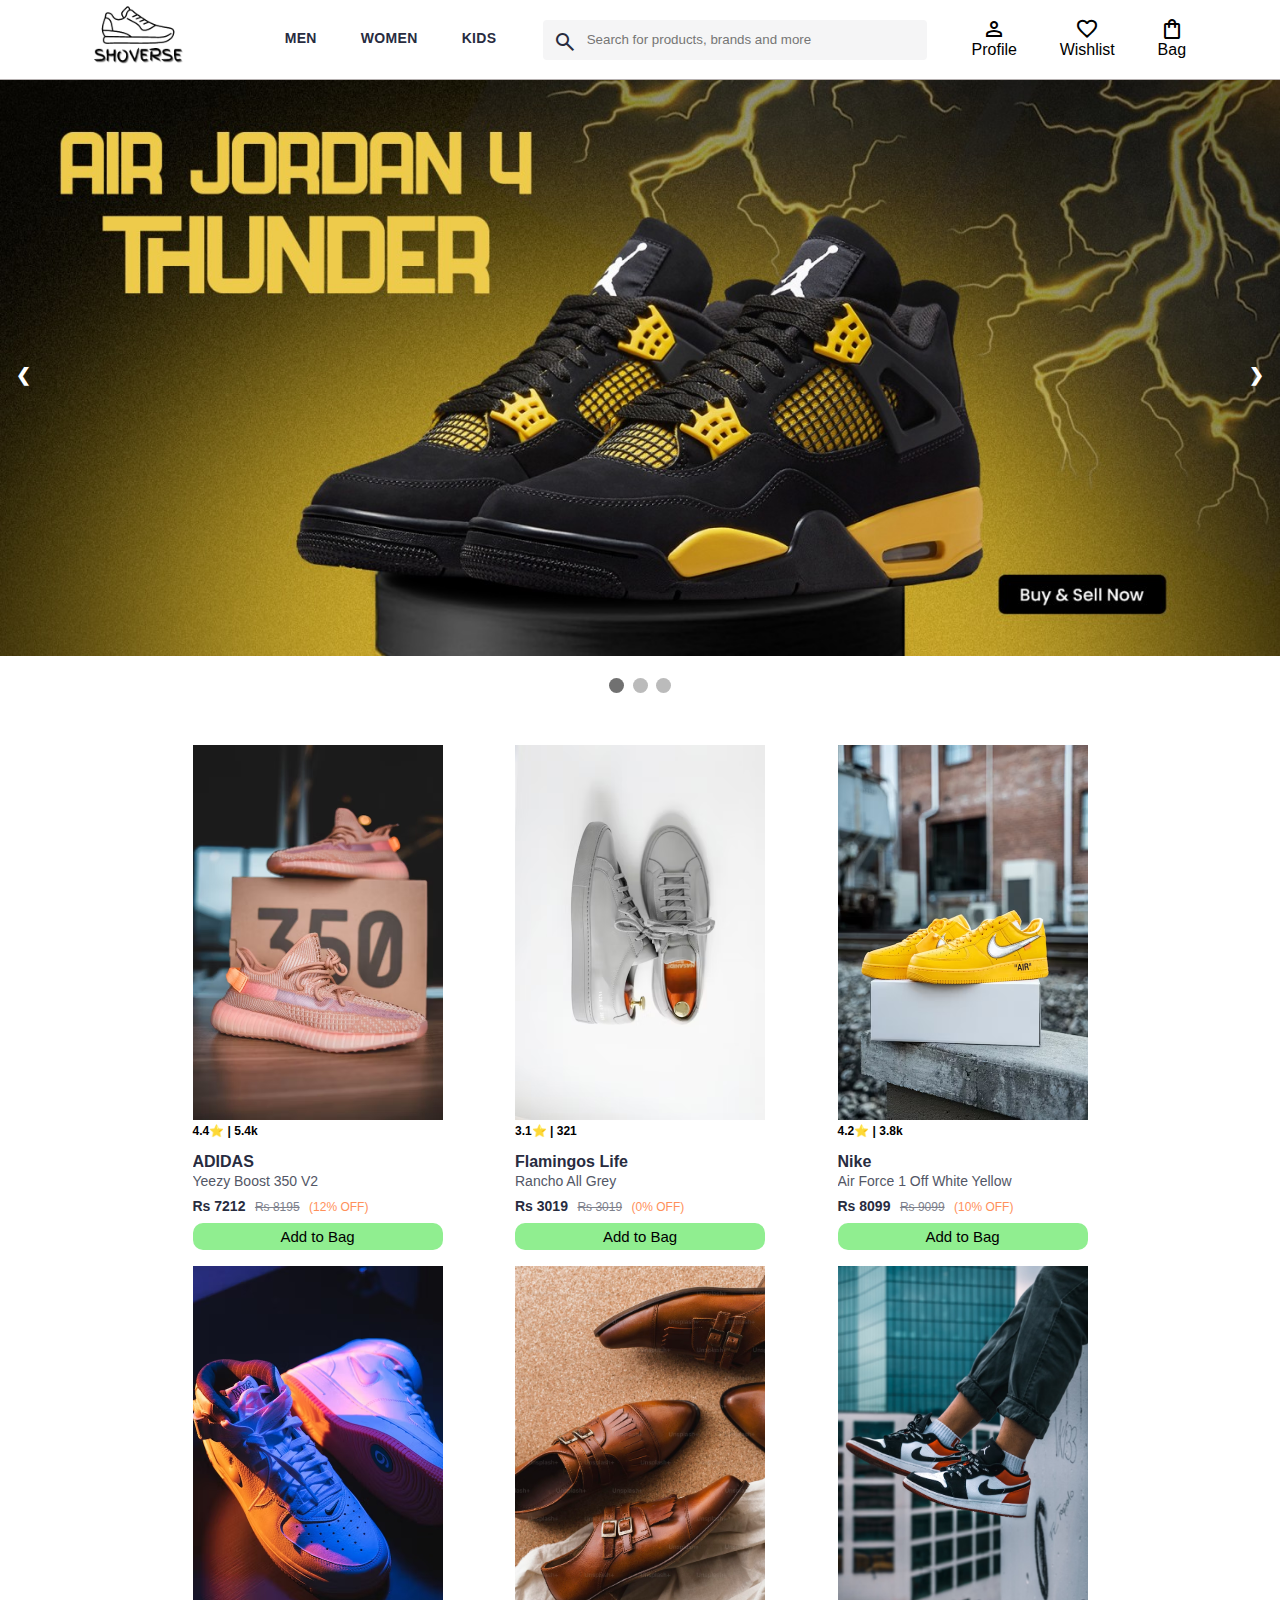
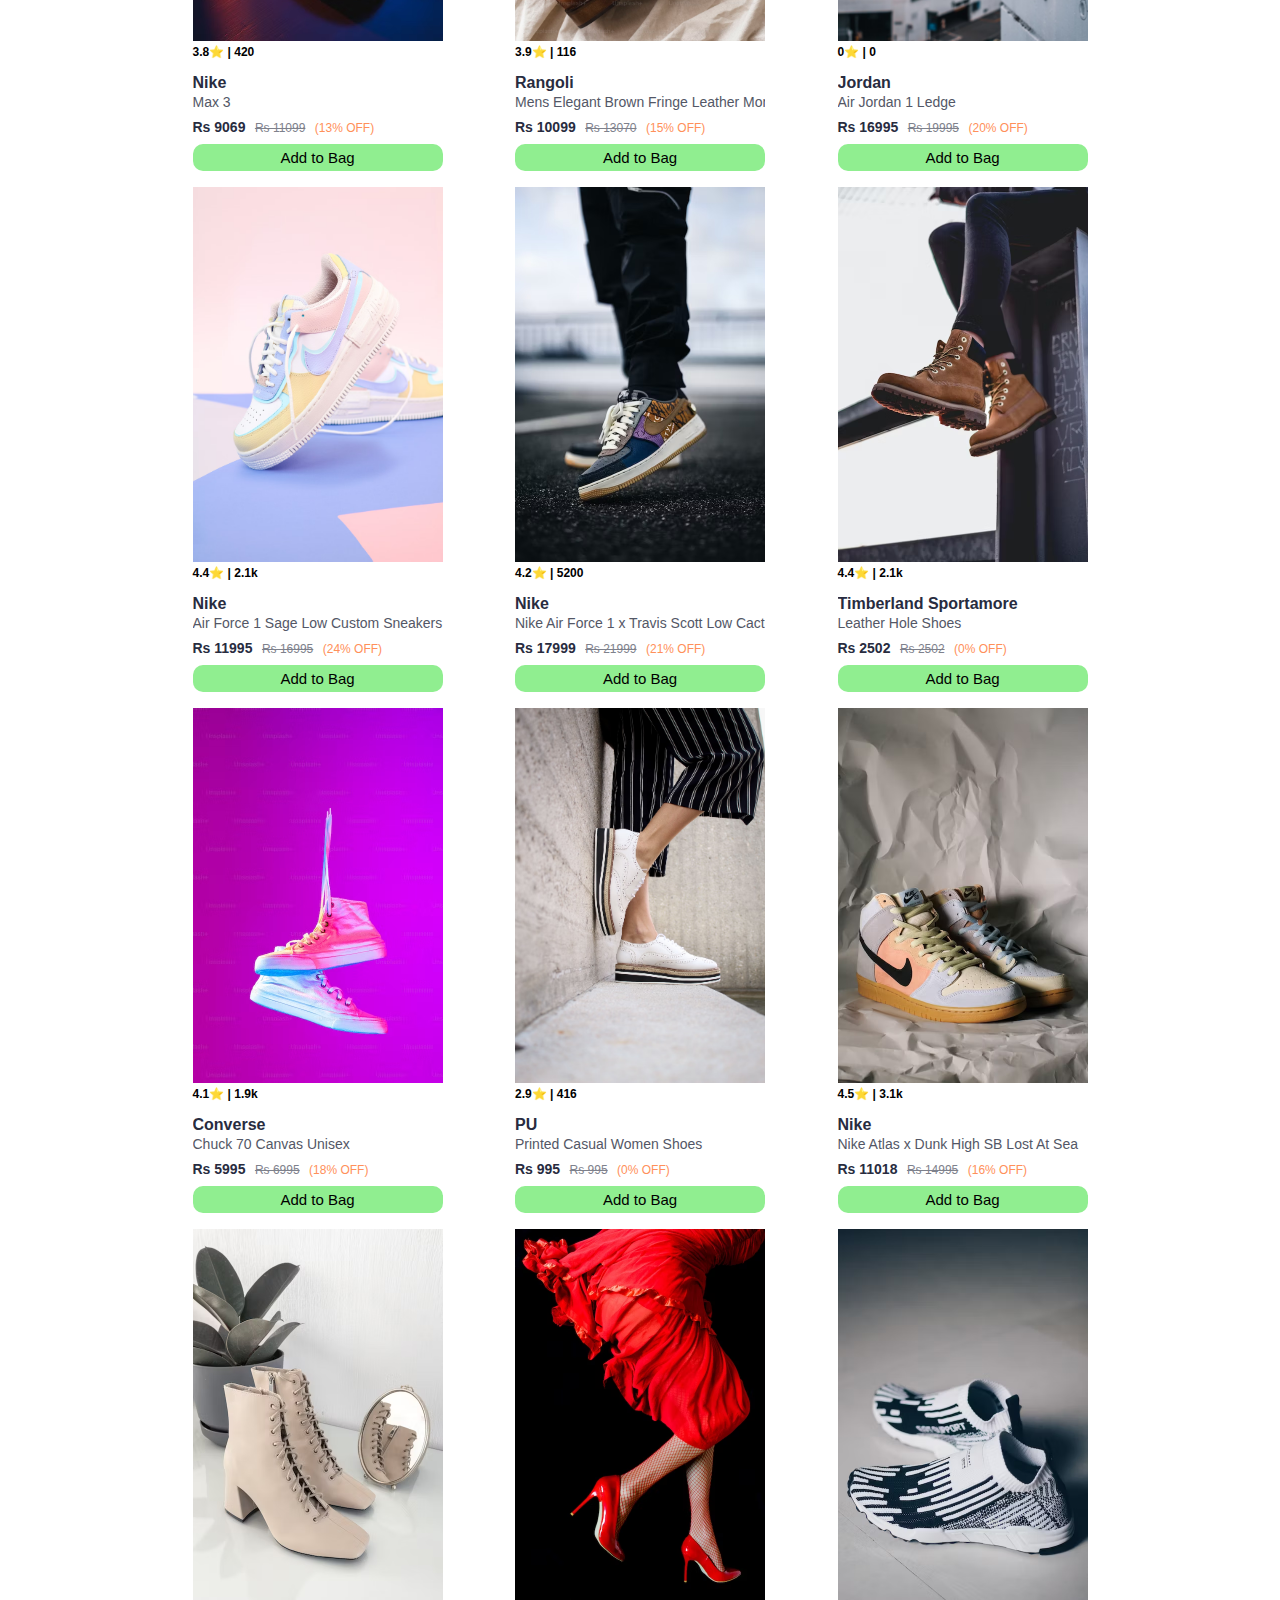
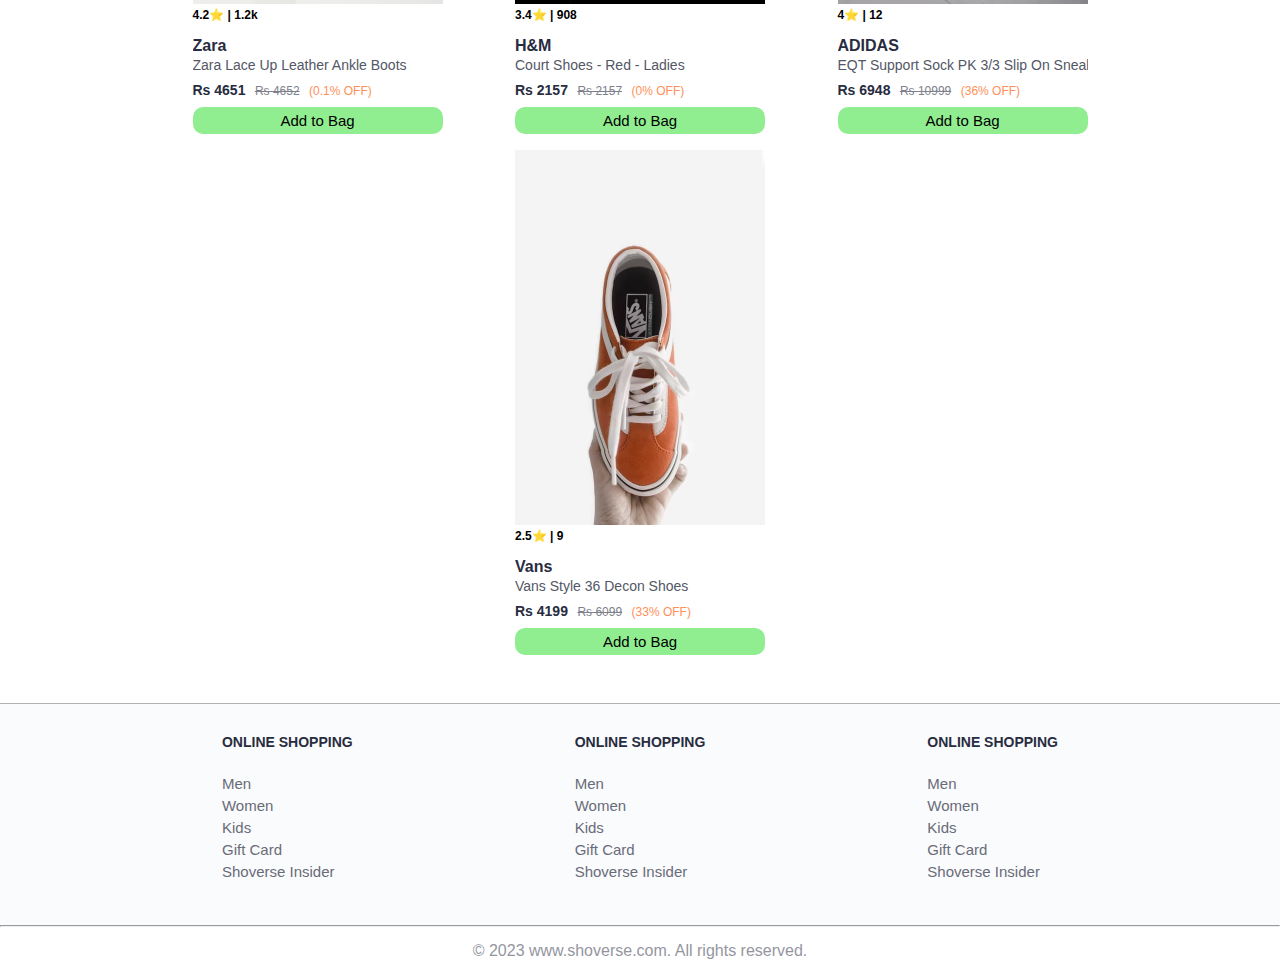
<file: index.html>
<!DOCTYPE html>
<html lang="en">
<head>
    <title>Shoverse</title>
    <link rel="stylesheet" href="css/index.css">
    <link rel="stylesheet" href="https://fonts.googleapis.com/css2?family=Material+Symbols+Outlined:opsz,wght,FILL,GRAD@20..48,100..700,0..1,-50..200" />
</head>
<body>
    <header>
        <div class="logo_container">
            <a href="index.html"><img class="shoverse-logo" src="images/Untitled design.png" alt="Myntra Home"></a>
        </div>
        <nav class="nav_bar">
            <a href="#">Men</a>
            <a href="#">Women</a>
            <a href="#">Kids</a>
        </nav>
        <div class="search_bar">
            <span class="material-symbols-outlined search_icon">search</span>
            <input class="search_input" placeholder="Search for products, brands and more">
        </div>
        <div class="action_bar">
            <div class="action_container">
                <span class="material-symbols-outlined action_icon">person</span>
                <span class="action_name">Profile</span>
            </div>

            <div class="action_container">
                <span class="material-symbols-outlined action_icon">favorite</span>
                <span class="action_name">Wishlist</span>
            </div>

            <a class="action_container" href="pages/bag.html">
                <span class="material-symbols-outlined action_icon">shopping_bag</span>
                <span class="action_name">Bag</span>
                <span class="bag-item-count">0</span>
            </a>
        </div>
    </header>
    <main>
        <div class="slideshow-container">
            <div class="mySlides">
                <img src="images/main-item.jpg" style="width: 100%">
            </div>
            <div class="mySlides">
                <img src="images/main-item2.jpg" style="width: 100%">
            </div>
            <div class="mySlides">
                <img src="images/main-item3.jpg" style="width: 100%">
            </div>

            <a class="prev" onclick="plusSlides(-1)">&#10094;</a>
            <a class="next" onclick="plusSlides(1)">&#10095;</a>
        </div>
        <br>

        <div style="text-align:center">
            <span class="dot" onclick="currentSlide(1)"></span>
            <span class="dot" onclick="currentSlide(2)"></span>
            <span class="dot" onclick="currentSlide(3)"></span>
          </div>

        <div class="items-container">
        </div>
    </main>
    <footer>
        <div class="footer_container">
            <div class="footer_column">
                <h3>ONLINE SHOPPING</h3>

                <a href="#">Men</a>
                <a href="#">Women</a>
                <a href="#">Kids</a>
                <a href="#">Gift Card</a>
                <a href="#">Shoverse Insider</a>
            </div>

            <div class="footer_column">
                <h3>ONLINE SHOPPING</h3>

                <a href="#">Men</a>
                <a href="#">Women</a>
                <a href="#">Kids</a>
                <a href="#">Gift Card</a>
                <a href="#">Shoverse Insider</a>
            </div>

            <div class="footer_column">
                <h3>ONLINE SHOPPING</h3>

                <a href="#">Men</a>
                <a href="#">Women</a>
                <a href="#">Kids</a>
                <a href="#">Gift Card</a>
                <a href="#">Shoverse Insider</a>
            </div>
        </div>
        <hr>

        <div class="copyright">
            © 2023 www.shoverse.com. All rights reserved.
        </div>
    </footer>

    <script src="data/items.js"></script>
    <script src="scripts/index.js"></script>
    <script src="scripts/slideshow.js"></script>
</body>
</html>
</file>
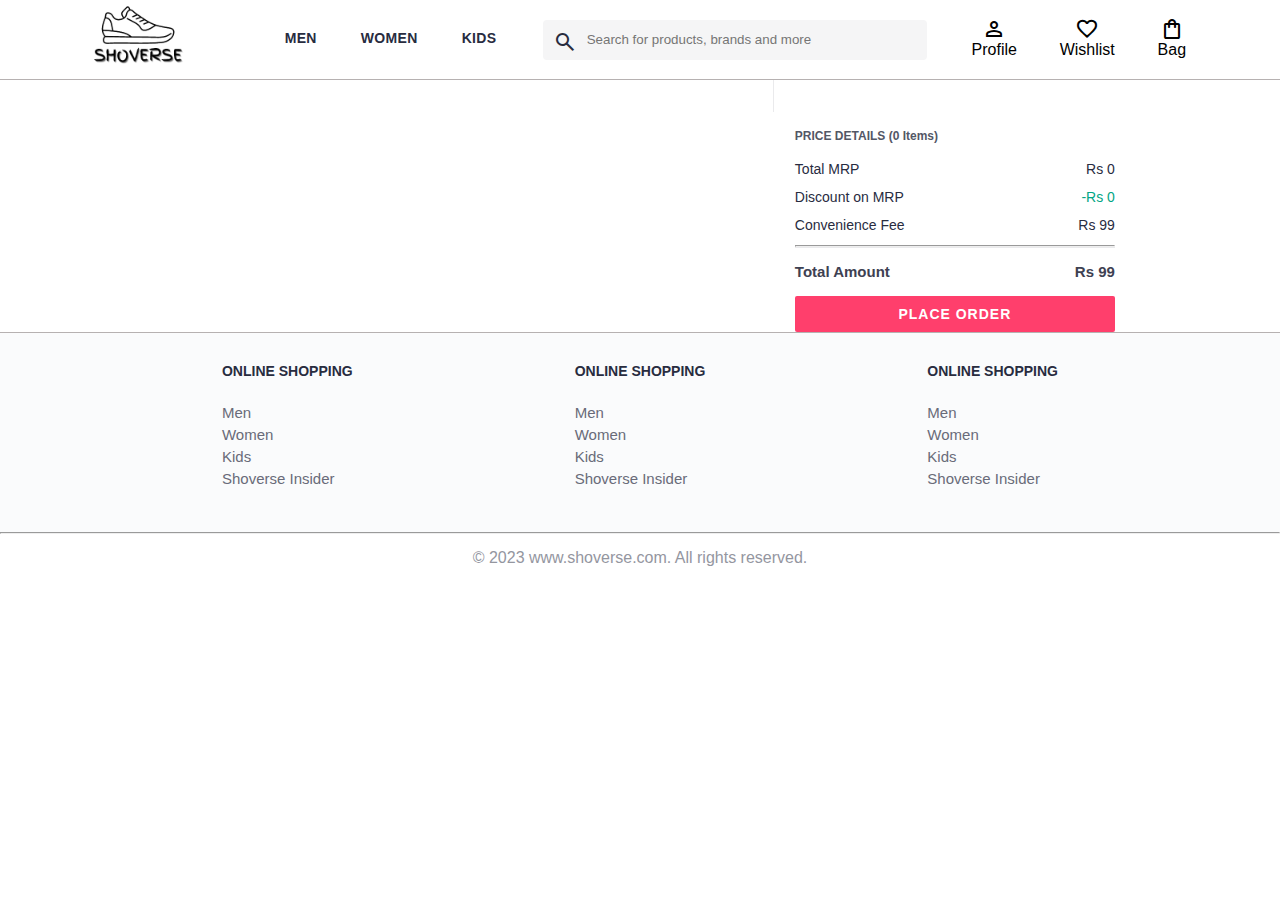
<file: pages/bag.html>
<!DOCTYPE html>
<html lang="en">
<head>
    <title>Shoverse Bag</title>
    <link rel="stylesheet" href="../css/index.css">
    <link rel="stylesheet" href="../css/bag.css">
    <link rel="stylesheet" href="https://fonts.googleapis.com/css2?family=Material+Symbols+Outlined:opsz,wght,FILL,GRAD@20..48,100..700,0..1,-50..200" />
</head>
<body>
    <header>
        <div class="logo_container">
            <a href="../index.html"><img class="shoverse-logo" src="../images/Untitled design.png" alt="Shoverse Home"></a>
        </div>
        <nav class="nav_bar">
            <a href="#">Men</a>
            <a href="#">Women</a>
            <a href="#">Kids</a>
        </nav>
        <div class="search_bar">
            <span class="material-symbols-outlined search_icon">search</span>
            <input class="search_input" placeholder="Search for products, brands and more">
        </div>
        <div class="action_bar">
            <div class="action_container">
                <span class="material-symbols-outlined action_icon">person</span>
                <span class="action_name">Profile</span>
            </div>

            <div class="action_container">
                <span class="material-symbols-outlined action_icon">favorite</span>
                <span class="action_name">Wishlist</span>
            </div>

            <div class="action_container">
                <span class="material-symbols-outlined action_icon">shopping_bag</span>
                <span class="action_name">Bag</span>
                <span class="bag-item-count">0</span>
            </div>
        </div>
    </header>
    <main>
      <div class="bag-page">
        <div class="bag-items-container">
        </div>
        
        <div class="bag-summary">
          <div class="bag-details-container">
            <div class="price-header">PRICE DETAILS (2 Items) </div>
            <div class="price-item">
              <span class="price-item-tag">Total MRP</span>
              <span class="price-item-value">Rs1248</span>
            </div>
            <div class="price-item">
              <span class="price-item-tag">Discount on MRP</span>
              <span class="price-item-value priceDetail-base-discount">-Rs143</span>
            </div>
            <div class="price-item">
              <span class="price-item-tag">Convenience Fee</span>
              <span class="price-item-value">Rs 99</span>
            </div>
            <hr>
            <div class="price-footer">
              <span class="price-item-tag">Total Amount</span>
              <span class="price-item-value">Rs 1248</span>
            </div>
          </div>
          <button class="btn-place-order">
            <div class="css-xjhrni">PLACE ORDER</div>
          </button>
        </div>

      </div>
    </main>
    <footer>
        <div class="footer_container">
            <div class="footer_column">
                <h3>ONLINE SHOPPING</h3>

                <a href="#">Men</a>
                <a href="#">Women</a>
                <a href="#">Kids</a>
                <a href="#">Shoverse Insider</a>
            </div>

            <div class="footer_column">
                <h3>ONLINE SHOPPING</h3>

                <a href="#">Men</a>
                <a href="#">Women</a>
                <a href="#">Kids</a>
                <a href="#">Shoverse Insider</a>
            </div>

            <div class="footer_column">
                <h3>ONLINE SHOPPING</h3>

                <a href="#">Men</a>
                <a href="#">Women</a>
                <a href="#">Kids</a>
                <a href="#">Shoverse Insider</a>
            </div>
        </div>
        <hr>

        <div class="copyright">
            © 2023 www.shoverse.com. All rights reserved.
        </div>
    </footer>
    <script src="../data/items.js"></script>
    <script src="../scripts/index.js"></script>
    <script src="../scripts/bag.js"></script>
</body>
</html>
</file>
<file: css/index.css>
* {
    margin: 0;
    padding: 0;
    font-family: Assistant,-apple-system,BlinkMacSystemFont,Segoe UI,Roboto,Helvetica,Arial,sans-serif;
    box-sizing: border-box;
}
header {
    display: flex;
    background-color: #ffffff;
    height: 80px;
    justify-content: space-between;
    align-items: center;
    border-bottom: 1px solid #b6b1b1;
}
.shoverse-logo {
    height: 200px;
    max-width: 100%;
}
.logo_container {
    margin-top: 1%;
    margin-left: 3%;
}
.action_bar {
    margin-right: 4%;
}
.nav_bar {
    display: flex;
    min-width: 300px;
    justify-content: space-evenly;
}
.nav_bar a {
    font-size: 14px;
    letter-spacing: .3px;
    color: #282c3f;
    font-weight: 700;
    text-transform: uppercase;
    text-decoration: none;
    padding: 28px 0;
    border-bottom: 4.5px solid #ffffff;
}

.search_bar {
    height: 40px;
    min-width: 200px;
    width: 30%;
    display: flex;
    align-items: center;
}
.search_icon {
    box-sizing: content-box;
    height: 20px;
    padding: 10px;

    background-color: #f5f5f6;
    color: #282c3f;
    font-weight: 300;
    border-radius: 4px 0 0 4px;
}
.search_input {
    color: #696e79;
    background-color: #f5f5f6;
    flex-grow: 1;
    height: 40px;
    border: 0;
    border-radius: 0 4px 4px 0;
}

.action_bar {
    display: flex;
    min-width: 300px;
    justify-content: space-evenly;
}

.action_container {
    margin-top: 5%;
    display: flex;
    flex-direction: column;
    align-items: center;
}

/* Main section */

.banner_container {
    margin: 40px 0;
}
.banner_image {
    width: 100%;
}

.category_heading {
    text-transform: uppercase;
    color: #3e4152;
    letter-spacing: .15em;
    font-size: 1.8em;
    margin: 50px 0 10px 30px;
    max-height: 5em;
    font-weight: 700;
}

.category-items , .items-container{
    width: 80%;
    margin: 50px 10%;
    display: flex;
    flex-wrap: wrap;
    justify-content: space-evenly;
}

.sale_item {
    width: 250px;
}

.footer_container {
    padding: 30px 0px 40px 0px;
    background: #FAFBFC;
    display: flex;
    justify-content: space-evenly;
    border-top: 0.5px solid #b6b1b1;
}

.footer_column {
    display: flex;
    flex-direction: column;
}

.footer_column h3 {
    color: #282c3f;
    font-size: 14px;
    margin-bottom: 25px;
}

.footer_column a {
    color: #696b79;
    font-size: 15px;
    text-decoration: none;
    padding-bottom: 5px;
}

.copyright {
    color: #94969f;
    text-align: center;
    padding: 15px;
}



.items-container{
    margin: 40px 10%;
}
.item-container{
    width: 250px;
    margin: 8px;
}
.item-image{
    width: 100%;
}
.rating{
    font-size: 12px;
    font-weight: 700;
}
.company-name{
    font-size: 16px;
    font-weight: 700;
    color: #282c3f;
    margin-bottom: 2px;
    margin-top: 15px;
    white-space: nowrap;
    overflow: hidden;
}
.item-name{
    color: #535766;
    font-size: 14px;
    font-weight: 400;
    display: block;
    margin-top: 0px;
    margin-bottom: 8px;
    white-space: nowrap;
    overflow: hidden;
}
.current-price{
    color: #282c3f;
    font-size: 14px;
    font-weight: 700;
}
.original-price{
    color: #7e818c;
    text-decoration: line-through;
    font-size: 12px;
    font-weight: 400;
    margin-left: 5px;
}
.discount{
    color: #ff905a;
    font-size: 12px;
    font-weight: 400;
    margin-left: 5px;
}
.btn-add-bag{
    margin-top: 8px;
    font-size: 15px;
    font-weight: 500;
    background-color: lightgreen;
    width: 100%;
    border: none;
    border-radius: 10px;
    padding: 5px 15px;
    cursor: pointer;
}
.bag-item-count{
    background-color: #f16565;
    white-space: nowrap;
    text-align: center;
    line-height: 18px;
    padding: 0 6px;
    height: 18px;
    position: relative;
    border-radius: 50%;
    font-size: 12px;
    color: #fff;
    left: 13px;
    top: -44px;
    font-weight: 700;
    cursor: pointer;
}
.action_container {
    text-decoration: none;
}
a.action_container:link {
    color:black;
}




/**  Slideshow  **/

.slideshow-container {
    position: relative; 
    margin: auto;
}
  
.mySlides {
    display: none;
}
  
/* Next & previous buttons */
.prev, .next {
    cursor: pointer;
    position: absolute;
    top: 50%;
    width: auto;
    margin-top: -22px;
    padding: 16px;
    color: white;
    font-weight: bold;
    font-size: 18px;
    transition: 0.6s ease;
    border-radius: 0 3px 3px 0;
    user-select: none;
}
  
/* Position the "next button" to the right */
.next {
    right: 0;
    border-radius: 3px 0 0 3px;
}
  
/* On hover, add a black background color with a little bit see-through */
.prev:hover, .next:hover {
    background-color: rgba(0,0,0,0.8);
}
  
/* The dots/bullets/indicators */
.dot {
    cursor: pointer;
    height: 15px;
    width: 15px;
    margin: 0 2px;
    background-color: #bbb;
    border-radius: 50%;
    display: inline-block;
    transition: background-color 0.6s ease;
}

.active, .dot:hover {
    background-color: #717171;
  }
  
/* Fading animation */
.fade {
    animation-name: fade;
  animation-duration: 1.5s;
  }
  
@keyframes fade {
    from {opacity: .3}
    to {opacity: 1}
}
</file>
<file: css/bag.css>
.bag-items-container {
    display: inline-block;
    width: 64%;
    padding-right: 20px;
    border-right: 1px solid #eaeaec;
    padding-top: 32px;
    color: #282c3f;
    font-size: 13px;
    line-height: 1.42857143;
  }
  
  .bag-page {
    width: 75%;
    margin-left: 12.5%;
  }
  
  .bag-summary {
    vertical-align: top;
    display: inline-block;
    width: 35%;
    padding: 24px 0 0 16px;
    color: #282c3f;
    font-size: 13px;
    line-height: 1.42857143;
  }
  
  .bag-details-container {
    margin-bottom: 16px;
  }
  
  .price-header {
    font-size: 12px;
    font-weight: 700;
    margin: 24px 0 16px;
    color: #535766;
  }
  
  .price-item {
    margin-bottom: 12px;
    line-height: 16px;
    font-size: 14px;
    color: #282c3f;
  }
  
  .price-item-value {
    float: right;
  }
  
  .priceDetail-base-discount {
    color: #03a685;
  }
  
  .price-footer {
    font-weight: 700;
    font-size: 15px;
    padding-top: 16px;
    border-top: 1px solid #eaeaec;
    color: #3e4152;
    line-height: 16px;
  }
  
  .btn-place-order {
    width: 100%;
    letter-spacing: 1px;
    font-size: 14px;
    font-weight: 600;
    border-radius: 2px;
    border-width: 0px;
    padding: 10px 16px;
    background-color: rgb(255, 63, 108);
    color: rgb(255, 255, 255);
    cursor: pointer;
  }
  
  .bag-item-container {
    margin-bottom: 8px;
    background: #fff;
    font-size: 14px;
    border: 1px solid #eaeaec;
    border-radius: 4px;
    position: relative;
    padding: 12px 12px 0;
  }
  
  .item-left-part {
    position: absolute;
    background: rgb(255, 242, 223);
    height: 148px;
    width: 111px;
  }
  
  .item-right-part {
    padding-left: 12px;
    position: relative;
    min-height: 148px;
    margin-left: 111px;
    margin-bottom: 12px;
  }
  
  .bag-item-img {
    width: 100%;
  }
  
  .return-period {
    display: inline-flex;
    font-size: 14px;
    padding-top: 8px;
  }
  
  .return-period-days {
    font-weight: 700;
    margin-right: 4px;
  }
  
  .delivery-details {
    margin-top: 5px;
    color: #282c3f;
    font-size: 12px;
    letter-spacing: -.1px;
    margin-bottom: 8px;
    line-height: 15px;
  }
  
  .delivery-details-days {
    color: #03a685;
  }
  
  .remove-from-cart {
    position: absolute;
    font-size: 25px;
    top: 10px;
    right: 18px;
    width: 14px;
    height: 14px;
    cursor: pointer;
  }
</file>
